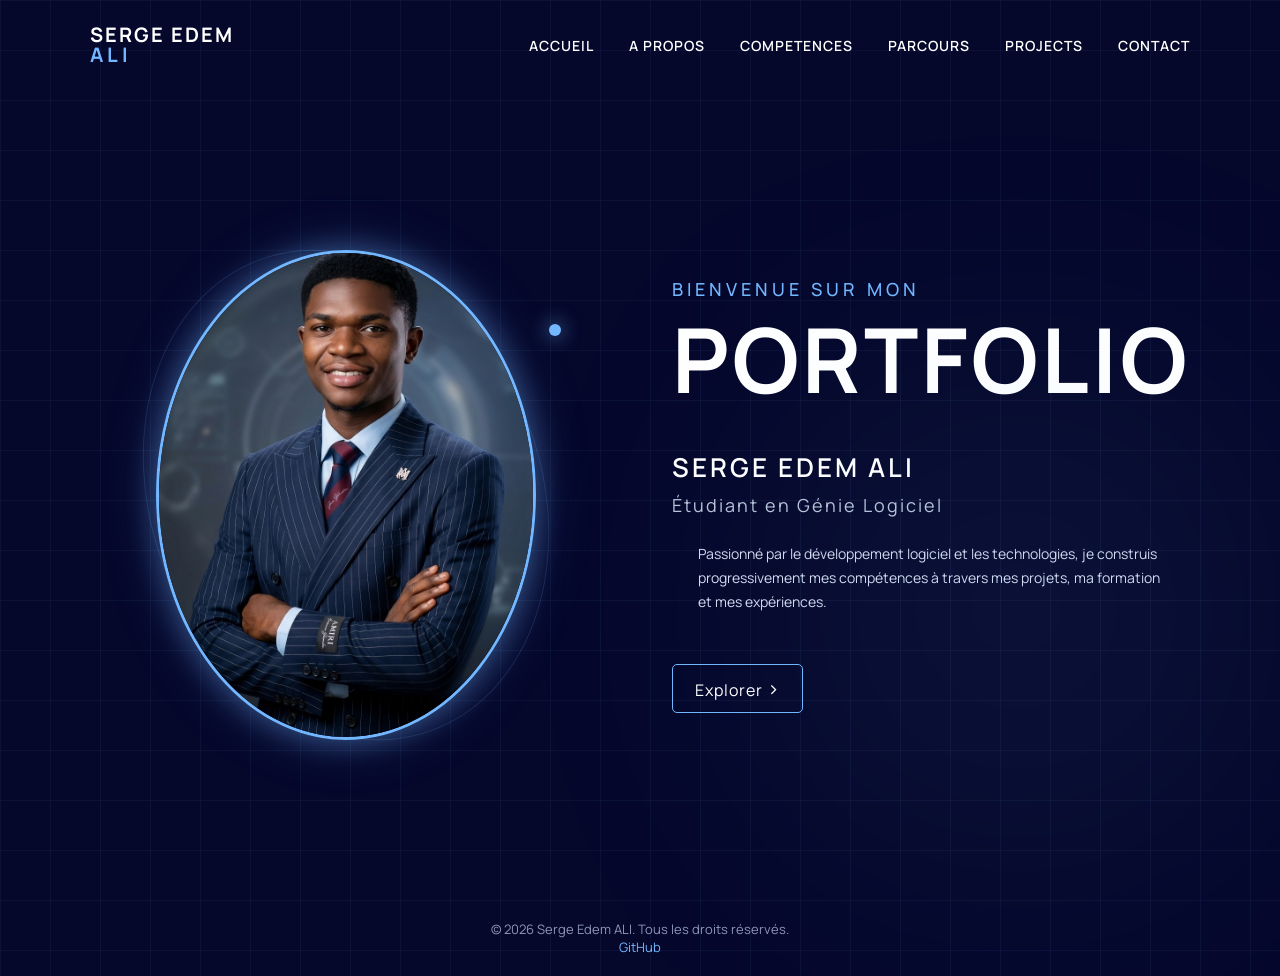
<file: index.html>
<!DOCTYPE html>
<html lang="fr">
    <head>
        <meta charset="utf-8">
        <meta name="viewport" content="width=device-width, initial-scale=1.0">
        <title> Portfolio de Ghost</title>
        <link rel="stylesheet" href="css/style.css">
    </head>
    <body>
        <header>
            <nav class="navbar">
                <div class="identite">
                    <span class="prenom">SERGE EDEM</span>
                    <span class="nom">ALI</span>
                </div>
                <button class="menu-toggle" aria-label="Ouvrir le menu">
                    <span></span>
                    <span></span>
                    <span></span>
                </button>
                <ul class="menu">
                    <li><a href="#index.html">ACCUEIL</a></li>
                    <li><a href="pages/apropos.html">A PROPOS</a></li>
                    <li><a href="pages/competences.html">COMPETENCES</a></li>
                    <li><a href="pages/parcours.html">PARCOURS</a></li>
                    <li><a href="pages/projets.html">PROJECTS</a></li>
                    <li><a href="pages/contact.html">CONTACT</a></li>
                </ul>
            </nav>
        </header>
        <main>
            <section class="hero">
                <div class="hero-content">
                        <div class="photo">
                            <img src="assets/images/ghost.jpg" alt="Serge Edem Ali">
                        </div> 
                    <div class="hero-text">
                        <h2>BIENVENUE SUR MON </h2>
                        <h1>PORTFOLIO</h1>
                        <p class="hero-name">SERGE EDEM ALI</p>
                        <p class="hero-role">Étudiant en Génie Logiciel</p>
                        <p class="hero-description"> Passionné par le développement logiciel et 
                                les technologies, je construis progressivement mes compétences à travers 
                                mes projets, ma formation et mes expériences.
                        </p>
                <!--bouton pour explorer qui conduit directement à la page à propos-->
                        <a href="pages/apropos.html" class="btn-explorer"> Explorer <span>></span></a>
                    </div>
                </div>    
                
            </section>
        </main>
        <footer>
            <p>&copy; 2026 Serge Edem ALI. Tous les droits réservés.</p>
            <a href="https://github.com/Der-Furst-ux" target="_blank" rel="noopener noreferrer">GitHub</a>
        </footer>

        <script src="js/script.js"></script>

    </body>
</html>
</file>
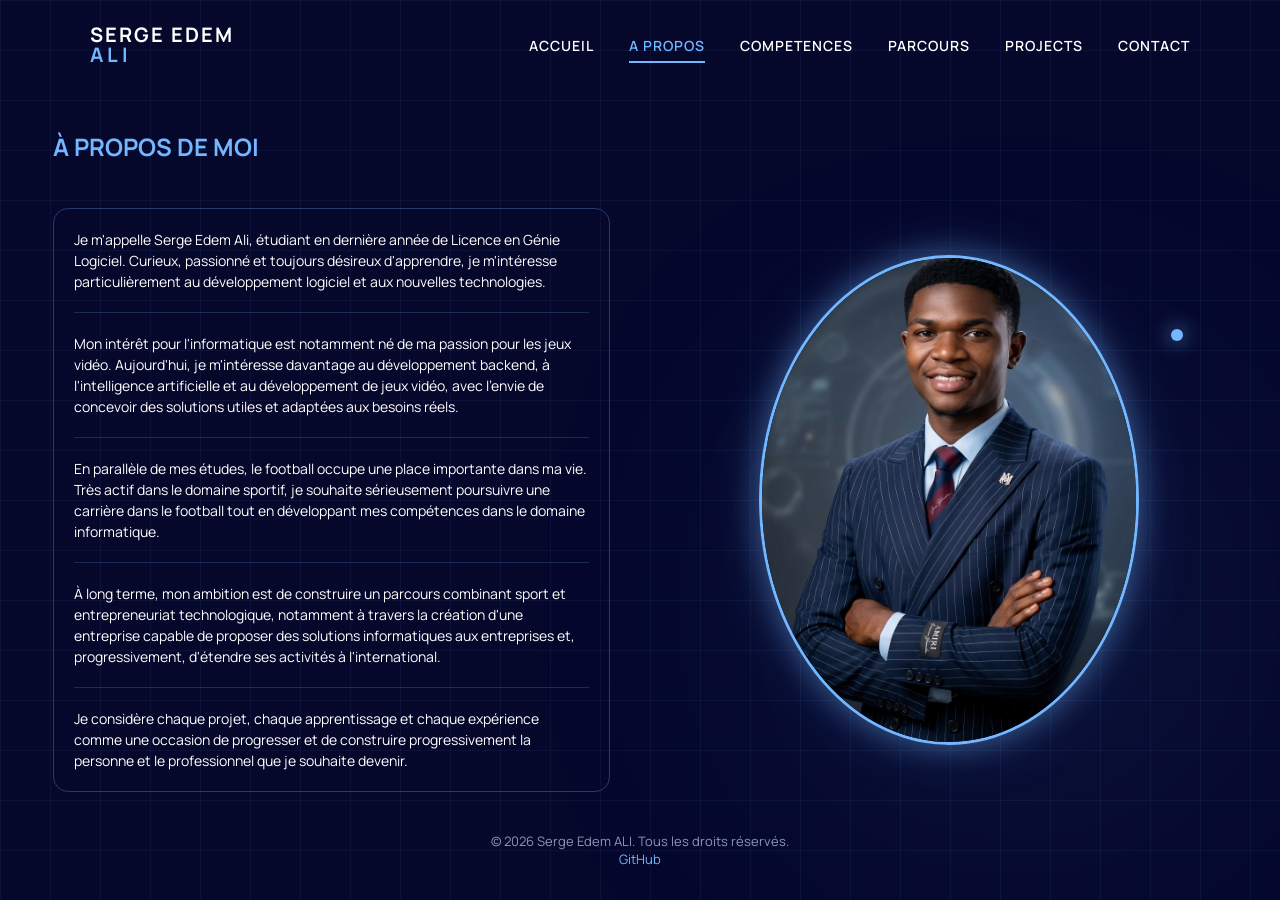
<file: pages/apropos.html>
<!DOCTYPE html>
<html lang="fr">
    <head>
        <meta charset="utf-8">
        <meta name="viewport" content="width=device-width, initial-scale=1.0">
        <title> page descriptive de moi</title>
        <link rel="stylesheet" href="../css/style.css">
    </head>
    <body>
        <header>
            <nav class="navbar">
                <div class="identite">
                    <span class="prenom">SERGE EDEM</span>
                    <span class="nom">ALI</span>
                </div>
                <button class="menu-toggle" aria-label="Ouvrir le menu">
                    <span></span>
                    <span></span>
                    <span></span>
                </button>
                <ul class="menu">
                    <li><a href="../index.html">ACCUEIL</a></li>
                    <li><a href="apropos.html" class="active">A PROPOS</a></li>
                    <li><a href="competences.html">COMPETENCES</a></li>
                    <li><a href="parcours.html">PARCOURS</a></li>
                    <li><a href="projets.html">PROJECTS</a></li>
                    <li><a href="contact.html">CONTACT</a></li>
                </ul>
            </nav>
        </header>
            
            <main>
                <section class="hero-apropos">
                    <h1>À PROPOS DE MOI</h1>
                </section>
                <section class="section-apropos">
                    <div class="me">
                        <div class="texte-apropos">
                            <p>Je m'appelle Serge Edem Ali, étudiant en dernière année de Licence en Génie Logiciel.
                            Curieux, passionné et toujours désireux d'apprendre, je m'intéresse particulièrement 
                            au développement logiciel et aux nouvelles technologies.</p>

                        <p>Mon intérêt pour l'informatique est notamment né de ma passion pour les jeux vidéo.
                            Aujourd'hui, je m'intéresse davantage au développement backend, à l'intelligence 
                            artificielle et au développement de jeux vidéo, avec l'envie de concevoir des solutions
                            utiles et adaptées aux besoins réels.</p>

                        <p>En parallèle de mes études, le football occupe une place importante dans ma vie. Très actif
                            dans le domaine sportif, je souhaite sérieusement poursuivre une carrière dans le football 
                            tout en développant mes compétences dans le domaine informatique.</p>

                        <p>À long terme, mon ambition est de construire un parcours combinant sport et entrepreneuriat 
                            technologique, notamment à travers la création d'une entreprise capable de proposer des solutions 
                            informatiques aux entreprises et, progressivement, d'étendre ses activités à l'international.</p>

                        <p>Je considère chaque projet, chaque apprentissage et chaque expérience comme une occasion de progresser 
                            et de construire progressivement la personne et le professionnel que je souhaite devenir.</p>
                        </div>
                    </div>
                    <div class="photo-serge">
                        <img src="../assets/images/ghost.jpg" alt="Serge Edem Ali">
                    </div>
                </section>
            </main>
        <footer>
            <p>&copy; 2026 Serge Edem ALI. Tous les droits réservés.</p>
            <a href="https://github.com/Der-Furst-ux" target="_blank" rel="noopener noreferrer">GitHub</a>
        </footer>
        <script src="../js/script.js"></script>
    </body>
</html>
</file>
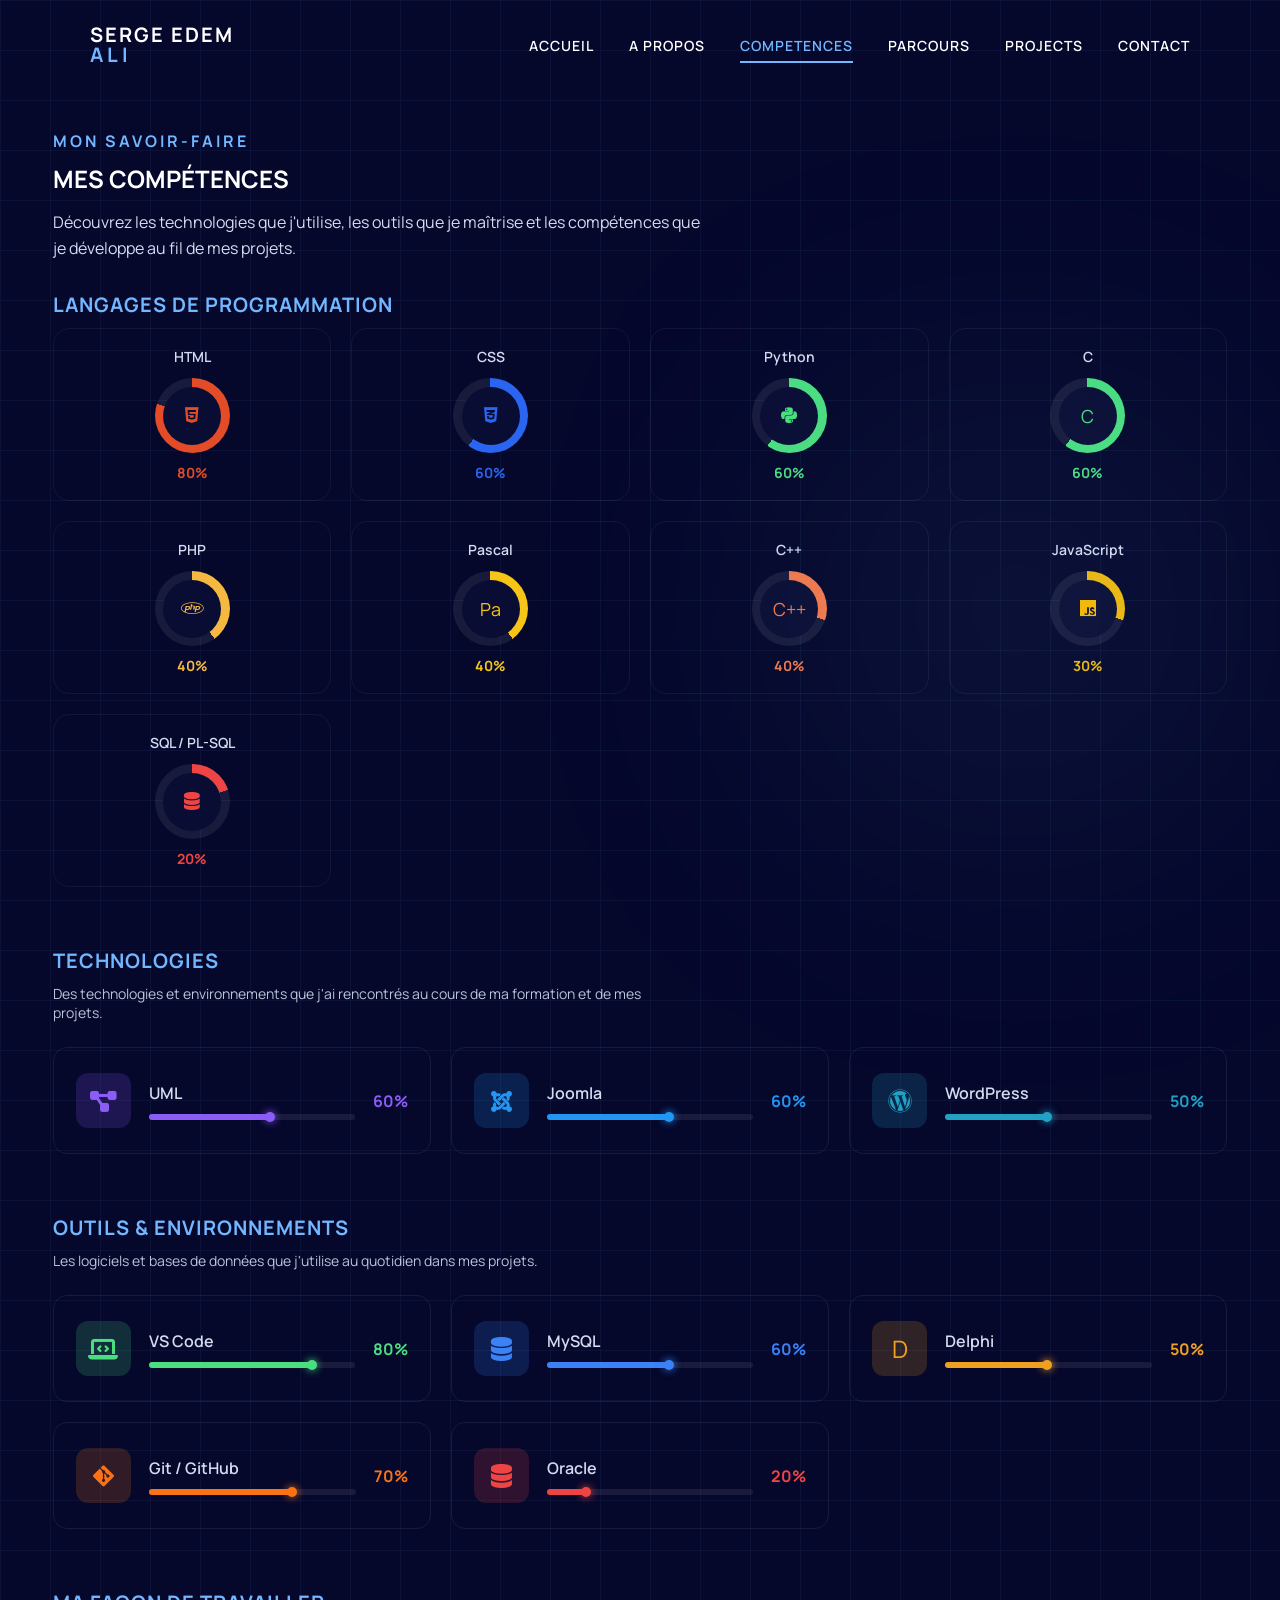
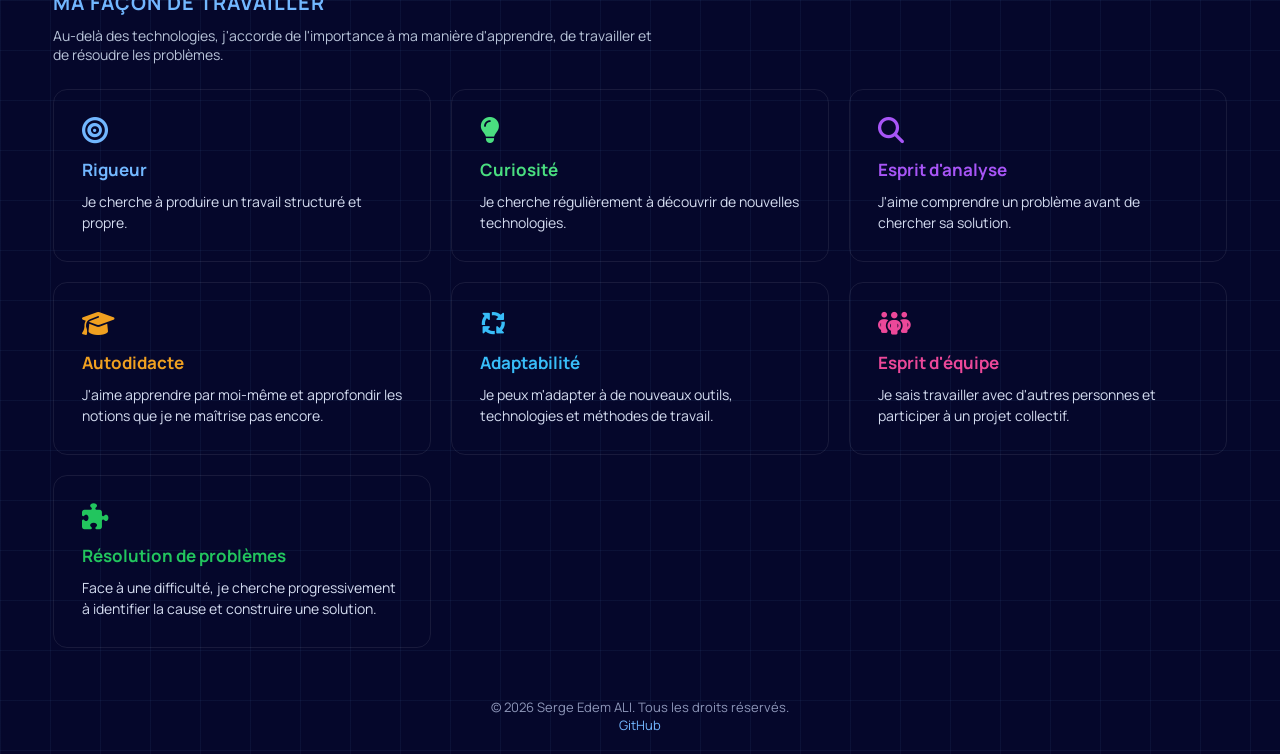
<file: pages/competences.html>
<!DOCTYPE html>
<html lang="fr">
    <head>
        <meta charset="utf-8">
        <meta name="viewport" content="width=device-width, initial-scale=1.0">
        <title> mes competences</title>
        <link rel="stylesheet" href="../css/style.css">
        <link rel="stylesheet" href="https://cdnjs.cloudflare.com/ajax/libs/font-awesome/6.5.1/css/all.min.css">
    </head>
    <body>
        <header>
            <nav class="navbar">
                <div class="identite">
                    <span class="prenom">SERGE EDEM</span>
                    <span class="nom">ALI</span>
                </div>
                <button class="menu-toggle" aria-label="Ouvrir le menu">
                    <span></span>
                    <span></span>
                    <span></span>
                </button>
                    <ul class="menu">
                        <li><a href="../index.html">ACCUEIL</a></li>
                        <li><a href="apropos.html">A PROPOS</a></li>
                        <li><a href="competences.html" class="active">COMPETENCES</a></li>
                        <li><a href="parcours.html">PARCOURS</a></li>
                        <li><a href="projets.html" >PROJECTS</a></li>
                        <li><a href="contact.html">CONTACT</a></li>
                    </ul>
            </nav>
        </header>
        <main>
            <section class="hero-competences">
                <h2>MON SAVOIR-FAIRE</h2>
                <h1>MES COMPÉTENCES</h1>
                <p>
                    Découvrez les technologies que j'utilise, les outils que je maîtrise
                    et les compétences que je développe au fil de mes projets.
                </p>
            </section>

            <!-- LANGAGES DE PROGRAMMATION -->
            <section class="section-stack">
                <h2>LANGAGES DE PROGRAMMATION</h2>
                <div class="competences-container">

                    <div class="competence" style="--accent: #e34c26;">
                        <h3>HTML</h3>
                        <div class="cercle" style="--pourcentage: 80;">
                            <i class="fa-brands fa-html5"></i>
                        </div>
                        <span class="pct">80%</span>
                    </div>

                    <div class="competence" style="--accent: #2965f1;">
                        <h3>CSS</h3>
                        <div class="cercle" style="--pourcentage: 60;">
                            <i class="fa-brands fa-css3-alt"></i>
                        </div>
                        <span class="pct">60%</span>
                    </div>

                    <div class="competence" style="--accent: #4ade80;">
                        <h3>Python</h3>
                        <div class="cercle" style="--pourcentage: 60;">
                            <i class="fa-brands fa-python"></i>
                        </div>
                        <span class="pct">60%</span>
                    </div>

                    <div class="competence" style="--accent: #4ade80;">
                        <h3>C</h3>
                        <div class="cercle" style="--pourcentage: 60;">
                            <span class="logo-c">C</span>
                        </div>
                        <span class="pct">60%</span>
                    </div>

                    <div class="competence" style="--accent: #f5b942;">
                        <h3>PHP</h3>
                        <div class="cercle" style="--pourcentage: 40;">
                            <i class="fa-brands fa-php"></i>
                        </div>
                        <span class="pct">40%</span>
                    </div>

                    <div class="competence" style="--accent: #f5c518;">
                        <h3>Pascal</h3>
                        <div class="cercle" style="--pourcentage: 40;">
                            <span class="logo-c">Pa</span>
                        </div>
                        <span class="pct">40%</span>
                    </div>

                    <div class="competence" style="--accent: #f2784b;">
                        <h3>C++</h3>
                        <div class="cercle" style="--pourcentage: 30;">
                            <span class="logo-c">C++</span>
                        </div>
                        <span class="pct">40%</span>
                    </div>

                    <div class="competence" style="--accent: #f0b90b;">
                        <h3>JavaScript</h3>
                        <div class="cercle" style="--pourcentage: 30;">
                            <i class="fa-brands fa-js"></i>
                        </div>
                        <span class="pct">30%</span>
                    </div>

                    <div class="competence" style="--accent: #ef4444;">
                        <h3>SQL / PL-SQL</h3>
                        <div class="cercle" style="--pourcentage: 20;">
                            <i class="fa-solid fa-database"></i>
                        </div>
                        <span class="pct">20%</span>
                    </div>

                </div>
            </section>

            <!-- TECHNOLOGIES -->
            <section class="section-stack">
                <h2>TECHNOLOGIES</h2>
                <p class="intro-section">Des technologies et environnements que j'ai rencontrés au cours de ma formation et de mes projets.</p>
                <div class="tech-container">

                    <div class="carte-tech" style="--accent: #8b5cf6;">
                        <div class="tech-icone"><i class="fa-solid fa-diagram-project"></i></div>
                        <div class="tech-info">
                            <h3>UML</h3>
                            <div class="barre">
                                <div class="barre-remplie" style="width: 60%;"></div>
                            </div>
                        </div>
                        <span class="tech-pourcentage">60%</span>
                    </div>

                    <div class="carte-tech" style="--accent: #2196f3;">
                        <div class="tech-icone"><i class="fa-brands fa-joomla"></i></div>
                        <div class="tech-info">
                            <h3>Joomla</h3>
                            <div class="barre">
                                <div class="barre-remplie" style="width: 60%;"></div>
                            </div>
                        </div>
                        <span class="tech-pourcentage">60%</span>
                    </div>

                    <div class="carte-tech" style="--accent: #21a1c4;">
                        <div class="tech-icone"><i class="fa-brands fa-wordpress"></i></div>
                        <div class="tech-info">
                            <h3>WordPress</h3>
                            <div class="barre">
                                <div class="barre-remplie" style="width: 50%;"></div>
                            </div>
                        </div>
                        <span class="tech-pourcentage">50%</span>
                    </div>

                </div>
            </section>

            <!-- OUTILS & ENVIRONNEMENTS -->
            <section class="section-stack">
                <h2>OUTILS & ENVIRONNEMENTS</h2>
                <p class="intro-section">Les logiciels et bases de données que j'utilise au quotidien dans mes projets.</p>
                <div class="outils-container">

                    <div class="carte-tech" style="--accent: #4ade80;">
                        <div class="tech-icone"><i class="fa-solid fa-laptop-code"></i></div>
                        <div class="tech-info">
                            <h3>VS Code</h3>
                            <div class="barre">
                                <div class="barre-remplie" style="width: 80%;"></div>
                            </div>
                        </div>
                        <span class="tech-pourcentage">80%</span>
                    </div>

                    <div class="carte-tech" style="--accent: #3b82f6;">
                        <div class="tech-icone"><i class="fa-solid fa-database"></i></div>
                        <div class="tech-info">
                            <h3>MySQL</h3>
                            <div class="barre">
                                <div class="barre-remplie" style="width: 60%;"></div>
                            </div>
                        </div>
                        <span class="tech-pourcentage">60%</span>
                    </div>

                    <div class="carte-tech" style="--accent: #f0a020;">
                        <div class="tech-icone"><span class="logo-c">D</span></div>
                        <div class="tech-info">
                            <h3>Delphi</h3>
                            <div class="barre">
                                <div class="barre-remplie" style="width: 50%;"></div>
                            </div>
                        </div>
                        <span class="tech-pourcentage">50%</span>
                    </div>

                    <div class="carte-tech" style="--accent: #f97316;">
                        <div class="tech-icone"><i class="fa-brands fa-git-alt"></i></div>
                        <div class="tech-info">
                            <h3>Git / GitHub</h3>
                            <div class="barre">
                                <div class="barre-remplie" style="width: 70%;"></div>
                            </div>
                        </div>
                        <span class="tech-pourcentage">70%</span>
                    </div>

                    <div class="carte-tech" style="--accent: #ef4444;">
                        <div class="tech-icone"><i class="fa-solid fa-database"></i></div>
                        <div class="tech-info">
                            <h3>Oracle</h3>
                            <div class="barre">
                                <div class="barre-remplie" style="width: 20%;"></div>
                            </div>
                        </div>
                        <span class="tech-pourcentage">20%</span>
                    </div>

                </div>
            </section>

            <!-- MA FACON DE TRAVAILLER -->
            <section class="section-stack">
                <h2>MA FAÇON DE TRAVAILLER</h2>
                <p class="intro-section">Au-delà des technologies, j'accorde de l'importance à ma manière d'apprendre, de travailler et de résoudre les problèmes.</p>
                <div class="qualites-container">

                    <div class="carte-qualite" style="--accent: #72b7ff;">
                        <i class="fa-solid fa-bullseye"></i>
                        <h3>Rigueur</h3>
                        <p>Je cherche à produire un travail structuré et propre.</p>
                    </div>

                    <div class="carte-qualite" style="--accent: #4ade80;">
                        <i class="fa-solid fa-lightbulb"></i>
                        <h3>Curiosité</h3>
                        <p>Je cherche régulièrement à découvrir de nouvelles technologies.</p>
                    </div>

                    <div class="carte-qualite" style="--accent: #a855f7;">
                        <i class="fa-solid fa-magnifying-glass"></i>
                        <h3>Esprit d'analyse</h3>
                        <p>J'aime comprendre un problème avant de chercher sa solution.</p>
                    </div>

                    <div class="carte-qualite" style="--accent: #f0a020;">
                        <i class="fa-solid fa-graduation-cap"></i>
                        <h3>Autodidacte</h3>
                        <p>J'aime apprendre par moi-même et approfondir les notions que je ne maîtrise pas encore.</p>
                    </div>

                    <div class="carte-qualite" style="--accent: #38bdf8;">
                        <i class="fa-solid fa-arrows-spin"></i>
                        <h3>Adaptabilité</h3>
                        <p>Je peux m'adapter à de nouveaux outils, technologies et méthodes de travail.</p>
                    </div>

                    <div class="carte-qualite" style="--accent: #ec4899;">
                        <i class="fa-solid fa-people-group"></i>
                        <h3>Esprit d'équipe</h3>
                        <p>Je sais travailler avec d'autres personnes et participer à un projet collectif.</p>
                    </div>

                    <div class="carte-qualite" style="--accent: #22c55e;">
                        <i class="fa-solid fa-puzzle-piece"></i>
                        <h3>Résolution de problèmes</h3>
                        <p>Face à une difficulté, je cherche progressivement à identifier la cause et construire une solution.</p>
                    </div>

                </div>
            </section>

</main>
        <footer>
            <p>&copy; 2026 Serge Edem ALI. Tous les droits réservés.</p>
            <a href="https://github.com/Der-Furst-ux" target="_blank" rel="noopener noreferrer">GitHub</a>
        </footer>
        <script src="../js/script.js"></script>
    </body>
</html>
</file>
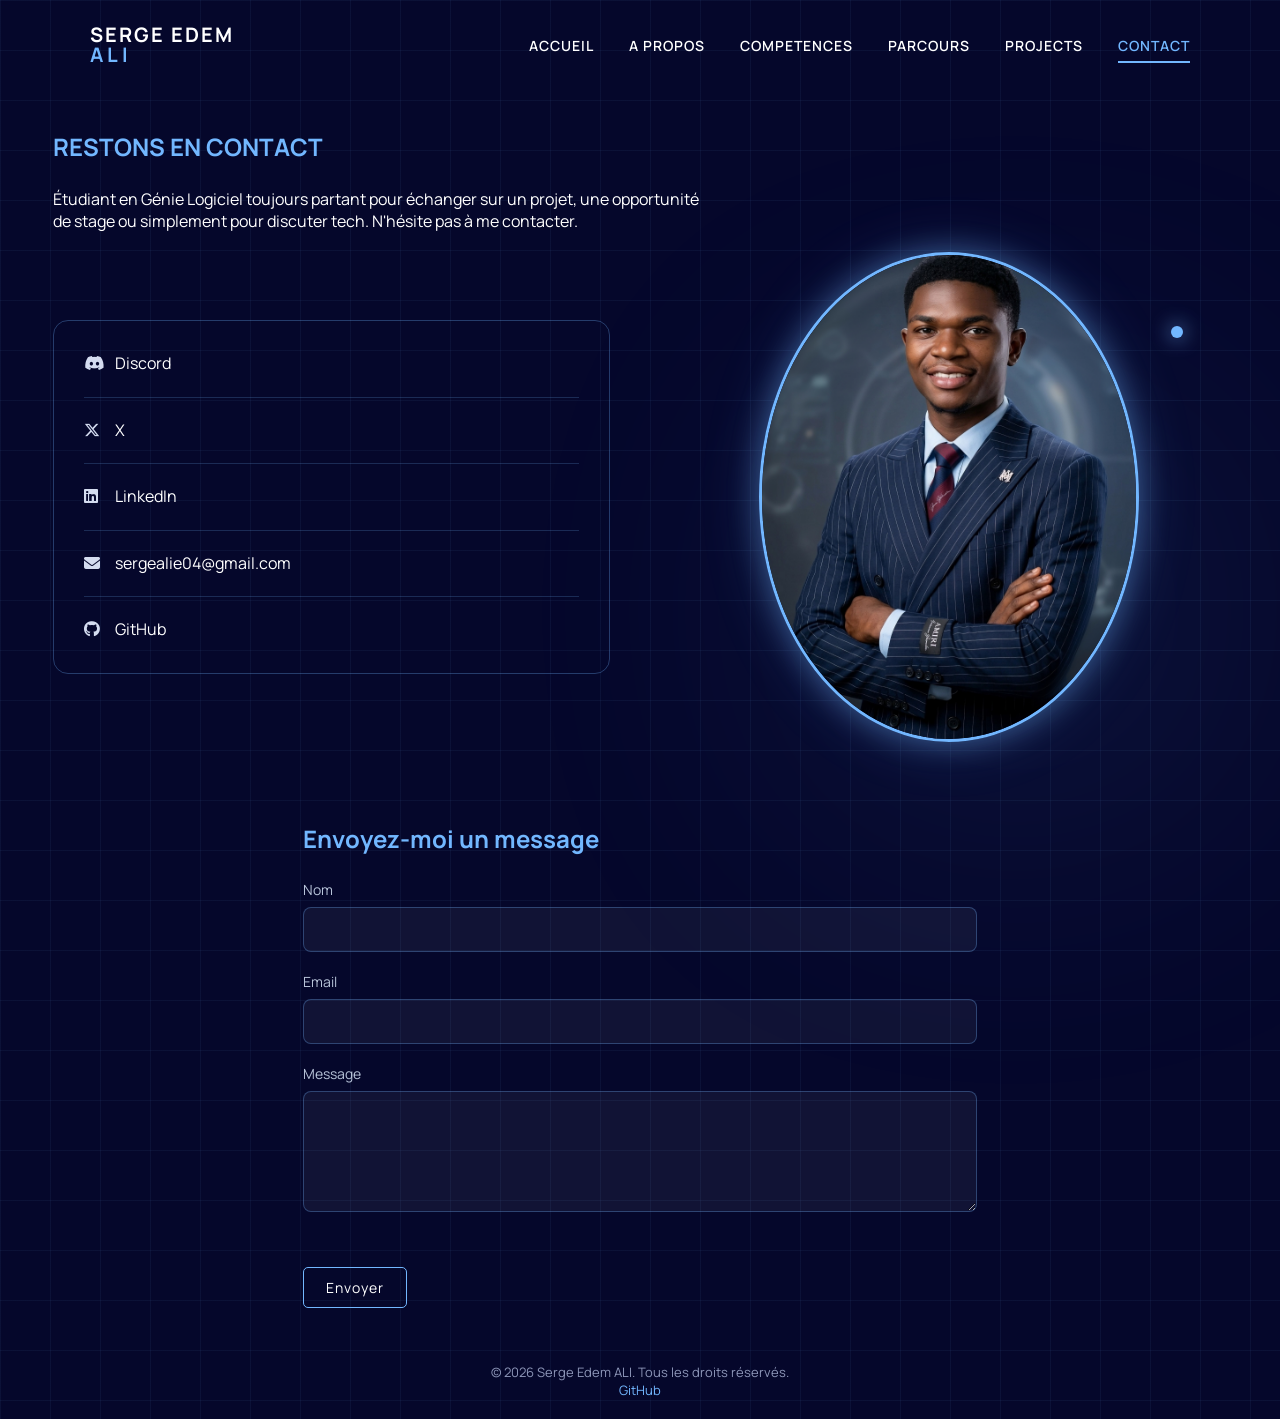
<file: pages/contact.html>
<!DOCTYPE html>
<html lang="fr">
    <head>
        <meta charset="utf-8">
        <meta name="viewport" content="width=device-width, initial-scale=1.0">
        <title> page descriptive de moi</title>
        <link rel="stylesheet" href="../css/style.css">
        <link rel="stylesheet" href="https://cdnjs.cloudflare.com/ajax/libs/font-awesome/6.5.1/css/all.min.css">
    </head>
    <body>
        <header>
            <nav class="navbar">
                <div class="identite">
                    <span class="prenom">SERGE EDEM</span>
                    <span class="nom">ALI</span>
                </div>
                <button class="menu-toggle" aria-label="Ouvrir le menu">
                    <span></span>
                    <span></span>
                    <span></span>
                </button>
                <ul class="menu">
                    <li><a href="../index.html">ACCUEIL</a></li>
                    <li><a href="apropos.html">A PROPOS</a></li>
                    <li><a href="competences.html">COMPETENCES</a></li>
                    <li><a href="parcours.html">PARCOURS</a></li>
                    <li><a href="projets.html">PROJECTS</a></li>
                    <li><a href="contact.html" class="active">CONTACT</a></li>
                </ul>
            </nav>
        </header>
            
            <main>
                <section class="hero-contact">
                    <h1>RESTONS EN CONTACT</h1>
                    <p>
                        Étudiant en Génie Logiciel toujours partant pour échanger sur un projet, 
                        une opportunité de stage ou simplement pour discuter tech. N'hésite pas à me contacter.
                    </p>
                </section>
                <section class="section-contact">
                    <div class="lien">
                        <div class="lien-contact">
                            <a href="#"><i class="fa-brands fa-discord"></i> Discord</a>
                            <a href="#"><i class="fa-brands fa-x-twitter"></i> X</a>
                            <a href="https://www.linkedin.com/in/serge-edem-ali-57932a433?utm_source=share_via&utm_content=profile&utm_medium=member_android" target="_blank" rel="noopener noreferrer"><i class="fa-brands fa-linkedin"></i> LinkedIn</a>
                            <a href="mailto:sergealie04@gmail.com"><i class="fa-solid fa-envelope"></i> sergealie04@gmail.com</a>
                            <a href="https://github.com/Der-Furst-ux" target="_blank" rel="noopener noreferrer"><i class="fa-brands fa-github"></i> GitHub</a>
                        </div>
                    </div>
                    <div class="photo-edem">
                        <img src="../assets/images/ghost.jpg" alt="Serge Edem Ali">
                    </div>
                </section>
                <section class="form-contact">
                    <h2>Envoyez-moi un message</h2>
                    <form id="contactForm">
                        <div class="champ">
                            <label for="nom">Nom</label>
                            <input type="text" id="nom" name="nom" required>
                        </div>
                        <div class="champ">
                            <label for="email">Email</label>
                            <input type="email" id="email" name="email" required>
                        </div>
                        <div class="champ">
                            <label for="message">Message</label>
                            <textarea id="message" name="message" rows="5" required></textarea>
                        </div>
                            <button type="submit" class="btn-explorer">Envoyer</button>
                            <p id="formStatus"></p>
                    </form>
                </section>
            </main>
        <footer>
            <p>&copy; 2026 Serge Edem ALI. Tous les droits réservés.</p>
            <a href="https://github.com/Der-Furst-ux" target="_blank" rel="noopener noreferrer">GitHub</a>
        </footer>
        <script src="../js/script.js"></script>
    </body>
</html>
</file>
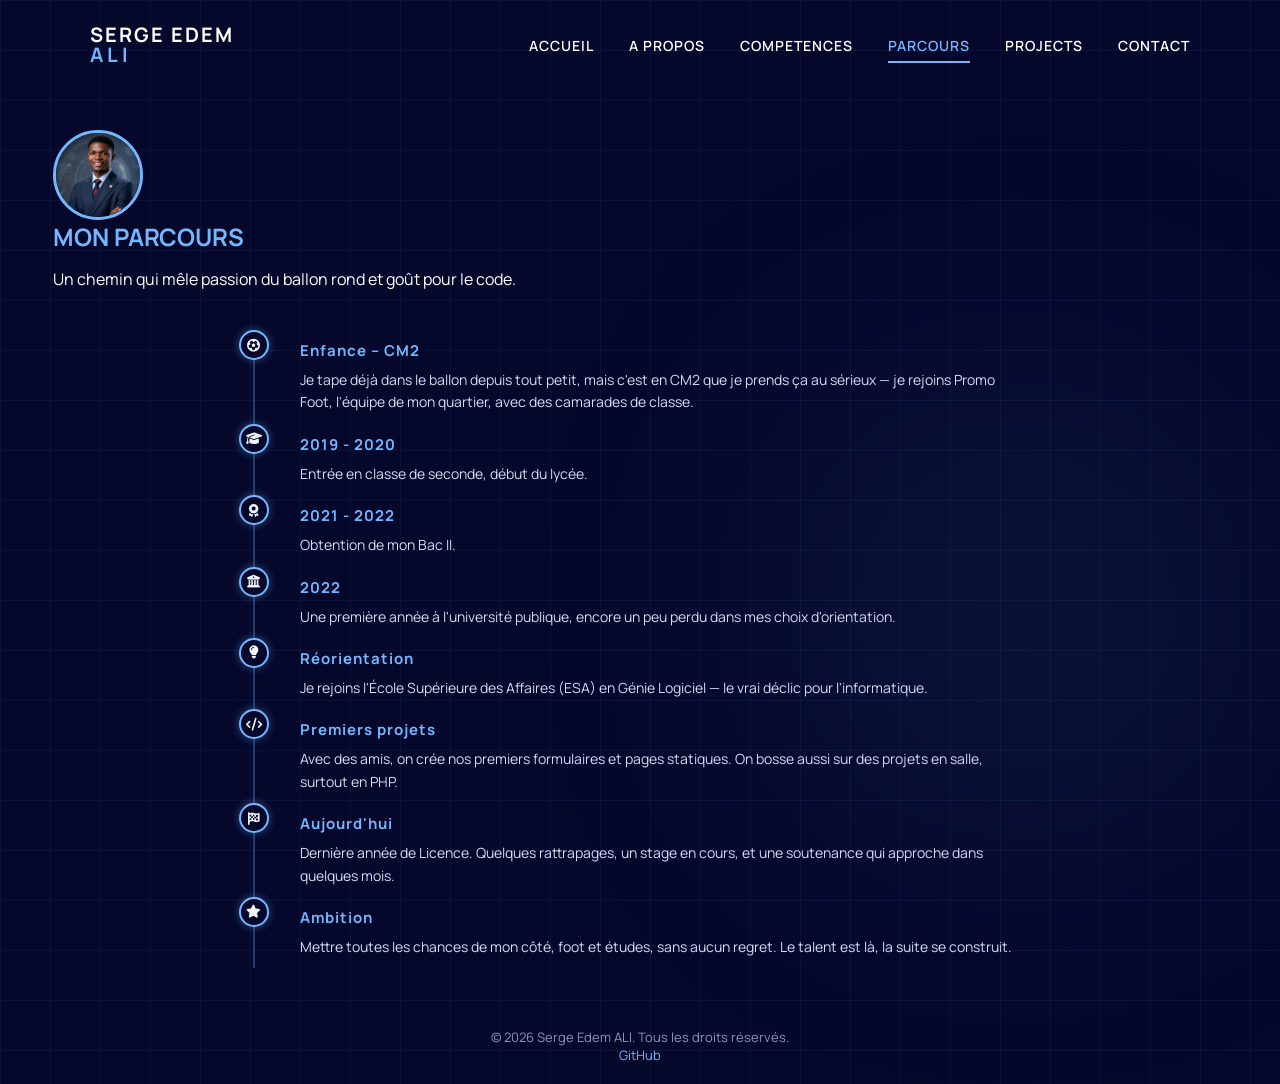
<file: pages/parcours.html>
<!DOCTYPE html>
<html lang="fr">
    <head>
        <meta charset="utf-8">
        <meta name="viewport" content="width=device-width, initial-scale=1.0">
        <title>Mon parcours</title>
        <link rel="stylesheet" href="../css/style.css">
        <link rel="stylesheet" href="https://cdnjs.cloudflare.com/ajax/libs/font-awesome/6.5.1/css/all.min.css">
    </head>
    <body>
        <header>
            <nav class="navbar">
                <div class="identite">
                    <span class="prenom">SERGE EDEM</span>
                    <span class="nom">ALI</span>
                </div>
                <button class="menu-toggle" aria-label="Ouvrir le menu">
                    <span></span>
                    <span></span>
                    <span></span>
                </button>
                <ul class="menu">
                    <li><a href="../index.html">ACCUEIL</a></li>
                    <li><a href="apropos.html">A PROPOS</a></li>
                    <li><a href="competences.html">COMPETENCES</a></li>
                    <li><a href="parcours.html" class="active">PARCOURS</a></li>
                    <li><a href="projets.html">PROJECTS</a></li>
                    <li><a href="contact.html">CONTACT</a></li>
                </ul>
            </nav>
        </header>
        <main>
            <section class="hero-parcours">
                <div class="hero-parcours-top">
                    <img src="../assets/images/ghost.jpg" alt="Serge Edem Ali" class="avatar-parcours">
                </div>
                <h1>MON PARCOURS</h1>
                <p>Un chemin qui mêle passion du ballon rond et goût pour le code.</p>
            </section>
            <section class="section-parcours">
                <div class="timeline">
                    <div class="etape">
                        <div class="point"><i class="fa-solid fa-futbol"></i></div>
                        <div class="contenu-etape">
                            <span class="date">Enfance – CM2</span>
                            <p>Je tape déjà dans le ballon depuis tout petit, mais c'est en CM2 que je prends ça au sérieux — je rejoins Promo Foot, l'équipe de mon quartier, avec des camarades de classe.</p>
                        </div>
                    </div>
                    <div class="etape">
                        <div class="point"><i class="fa-solid fa-graduation-cap"></i></div>
                        <div class="contenu-etape">
                            <span class="date">2019 - 2020</span>
                            <p>Entrée en classe de seconde, début du lycée.</p>
                        </div>
                    </div>
                    <div class="etape">
                        <div class="point"><i class="fa-solid fa-award"></i></div>
                        <div class="contenu-etape">
                            <span class="date">2021 - 2022</span>
                            <p>Obtention de mon Bac II.</p>
                        </div>
                    </div>
                    <div class="etape">
                        <div class="point"><i class="fa-solid fa-building-columns"></i></div>
                        <div class="contenu-etape">
                            <span class="date">2022</span>
                            <p>Une première année à l'université publique, encore un peu perdu dans mes choix d'orientation.</p>
                        </div>
                    </div>
                    <div class="etape">
                        <div class="point"><i class="fa-solid fa-lightbulb"></i></div>
                        <div class="contenu-etape">
                            <span class="date">Réorientation</span>
                            <p>Je rejoins l'École Supérieure des Affaires (ESA) en Génie Logiciel — le vrai déclic pour l'informatique.</p>
                        </div>
                    </div>
                    <div class="etape">
                        <div class="point"><i class="fa-solid fa-code"></i></div>
                        <div class="contenu-etape">
                            <span class="date">Premiers projets</span>
                            <p>Avec des amis, on crée nos premiers formulaires et pages statiques. On bosse aussi sur des projets en salle, surtout en PHP.</p>
                        </div>
                    </div>
                    <div class="etape">
                        <div class="point"><i class="fa-solid fa-flag-checkered"></i></div>
                        <div class="contenu-etape">
                            <span class="date">Aujourd'hui</span>
                            <p>Dernière année de Licence. Quelques rattrapages, un stage en cours, et une soutenance qui approche dans quelques mois.</p>
                        </div>
                    </div>
                    <div class="etape">
                        <div class="point"><i class="fa-solid fa-star"></i></div>
                        <div class="contenu-etape">
                            <span class="date">Ambition</span>
                            <p>Mettre toutes les chances de mon côté, foot et études, sans aucun regret. Le talent est là, la suite se construit.</p>
                        </div>
                    </div>
                </div>
            </section>
        </main>
        <footer>
            <p>&copy; 2026 Serge Edem ALI. Tous les droits réservés.</p>
            <a href="https://github.com/Der-Furst-ux" target="_blank" rel="noopener noreferrer">GitHub</a>
        </footer>
        <script src="../js/script.js"></script>
    </body>
</html>
</file>
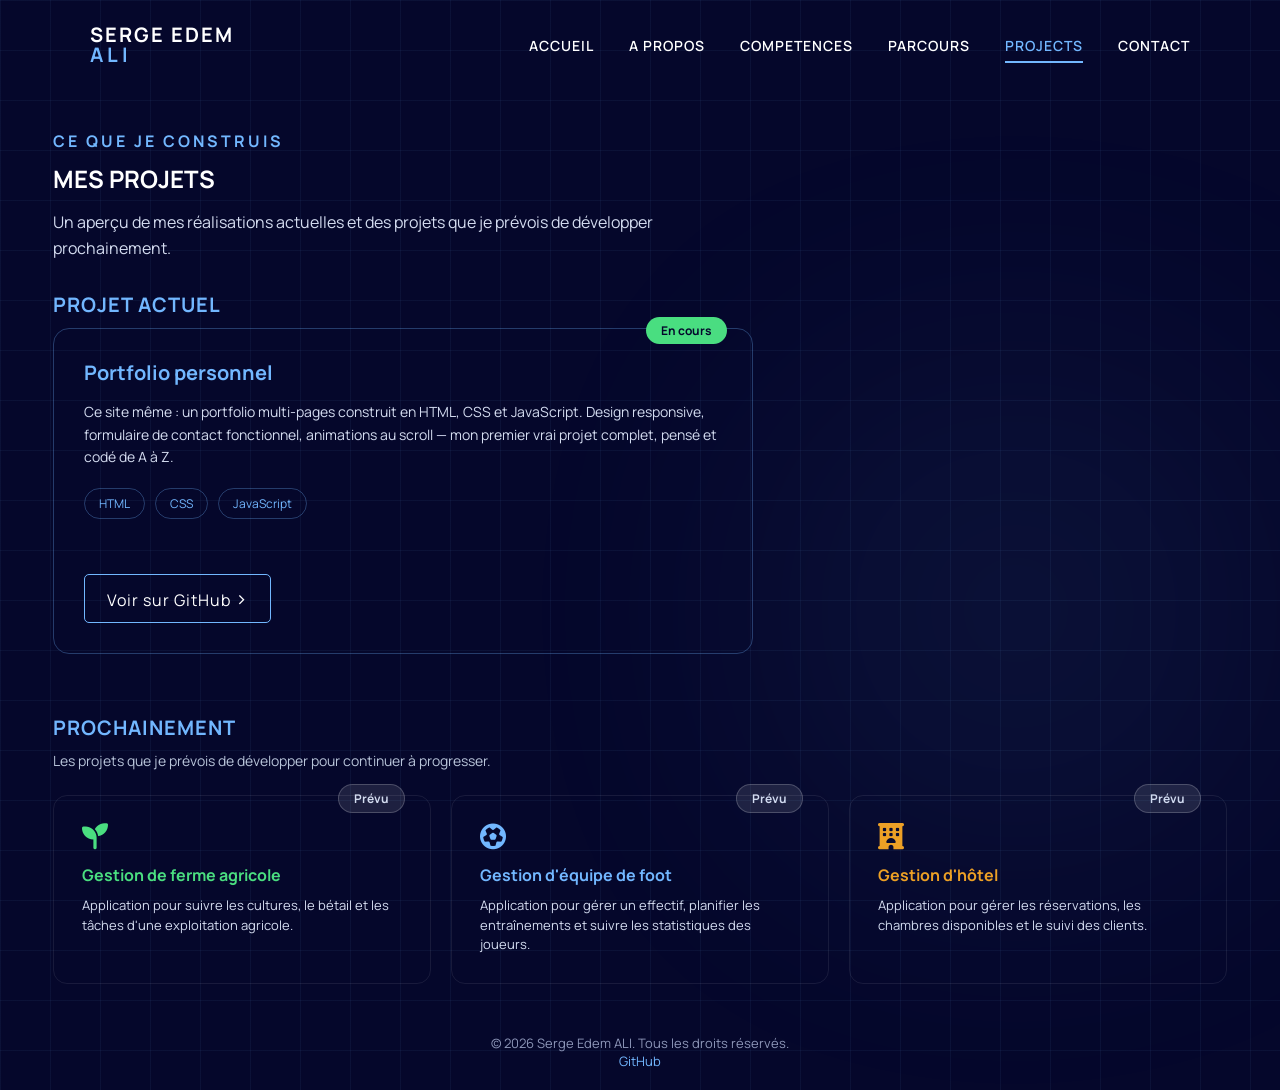
<file: pages/projets.html>
<!DOCTYPE html>
<html lang="fr">
    <head>
        <meta charset="utf-8">
        <meta name="viewport" content="width=device-width, initial-scale=1.0">
        <title>Mes projets</title>
        <link rel="stylesheet" href="../css/style.css">
        <link rel="stylesheet" href="https://cdnjs.cloudflare.com/ajax/libs/font-awesome/6.5.1/css/all.min.css">
    </head>
    <body>
        <header>
            <nav class="navbar">
                <div class="identite">
                    <span class="prenom">SERGE EDEM</span>
                    <span class="nom">ALI</span>
                </div>
                <button class="menu-toggle" aria-label="Ouvrir le menu">
                    <span></span>
                    <span></span>
                    <span></span>
                </button>
                <ul class="menu">
                    <li><a href="../index.html">ACCUEIL</a></li>
                    <li><a href="apropos.html">A PROPOS</a></li>
                    <li><a href="competences.html">COMPETENCES</a></li>
                    <li><a href="parcours.html">PARCOURS</a></li>
                    <li><a href="projets.html" class="active">PROJECTS</a></li>
                    <li><a href="contact.html">CONTACT</a></li>
                </ul>
            </nav>
        </header>

        <main>
            <section class="hero-projets">
                <h2>CE QUE JE CONSTRUIS</h2>
                <h1>MES PROJETS</h1>
                <p>
                    Un aperçu de mes réalisations actuelles et des projets que je prévois
                    de développer prochainement.
                </p>
            </section>

            <!-- PROJET ACTUEL -->
            <section class="section-stack">
                <h2>PROJET ACTUEL</h2>
                <div class="carte-projet">
                    <div class="projet-badge en-cours">En cours</div>
                    <h3>Portfolio personnel</h3>
                    <p>
                        Ce site même : un portfolio multi-pages construit en HTML, CSS et JavaScript.
                        Design responsive, formulaire de contact fonctionnel, animations au scroll —
                        mon premier vrai projet complet, pensé et codé de A à Z.
                    </p>
                    <div class="projet-tags">
                        <span class="tag">HTML</span>
                        <span class="tag">CSS</span>
                        <span class="tag">JavaScript</span>
                    </div>
                    <a href="https://github.com/Der-Furst-ux" target="_blank" rel="noopener noreferrer" class="btn-explorer">
                        Voir sur GitHub <span>></span>
                    </a>
                </div>
            </section>

            <!-- ROADMAP -->
            <section class="section-stack">
                <h2>PROCHAINEMENT</h2>
                <p class="intro-section">Les projets que je prévois de développer pour continuer à progresser.</p>

                <div class="roadmap-container">

                    <div class="carte-roadmap" style="--accent: #4ade80;">
                        <div class="projet-badge prevu">Prévu</div>
                        <i class="fa-solid fa-seedling"></i>
                        <h3>Gestion de ferme agricole</h3>
                        <p>Application pour suivre les cultures, le bétail et les tâches d'une exploitation agricole.</p>
                    </div>

                    <div class="carte-roadmap" style="--accent: #72b7ff;">
                        <div class="projet-badge prevu">Prévu</div>
                        <i class="fa-solid fa-futbol"></i>
                        <h3>Gestion d'équipe de foot</h3>
                        <p>Application pour gérer un effectif, planifier les entraînements et suivre les statistiques des joueurs.</p>
                    </div>

                    <div class="carte-roadmap" style="--accent: #f0a020;">
                        <div class="projet-badge prevu">Prévu</div>
                        <i class="fa-solid fa-hotel"></i>
                        <h3>Gestion d'hôtel</h3>
                        <p>Application pour gérer les réservations, les chambres disponibles et le suivi des clients.</p>
                    </div>

                </div>
            </section>
        </main>

        <footer>
            <p>&copy; 2026 Serge Edem ALI. Tous les droits réservés.</p>
            <a href="https://github.com/Der-Furst-ux" target="_blank" rel="noopener noreferrer">GitHub</a>
        </footer>

        <script src="../js/script.js"></script>
    </body>
</html>
</file>
<file: css/style.css>
@import url('https://fonts.googleapis.com/css2?family=Manrope:wght@400;500;600;700;800&display=swap');

* {
    margin: 0;
    padding: 0;
    box-sizing: border-box;
}

body {
    min-height: 100vh;
    background-color: #05072b;
    color: white;
    font-family: 'Manrope', sans-serif;
    background-image:linear-gradient(rgba(114, 183, 255, 0.06) 1px, transparent 1px),
        linear-gradient(90deg, rgba(114, 183, 255, 0.06) 1px, transparent 1px);
    background-size: 50px 50px;
    position: relative;
    overflow-x: hidden;
}
/*ajout de jeu de lumiere*/

body::after {
    content: "";
    position: fixed;
    width: 400px;
    height: 400px;
    right: 5%;
    bottom: 10%;
    background: #72b7ff;
    border-radius: 50%;
    filter: blur(150px);
    opacity: 0.12;
    pointer-events: none;
}
/* Navbar*/

.navbar {
    display: flex;
    justify-content: space-between;
    align-items: center;
    padding: 25px 7%;
    position: relative;
    z-index: 10;
}
/*identite*/
.identite {
    display: flex;
    flex-direction: column;
    line-height: 1;
    cursor: default;
}

.prenom {
    font-size: 20px;
    font-weight: 700;
    letter-spacing: 2px;
}

.nom {
    font-size: 20px;
    font-weight: 700;
    letter-spacing: 4px;
    color: #72b7ff;
}

/*menu*/

.menu {
    display: flex;
    gap: 35px;
    list-style: none;
}

.menu a {
    color: white;
    text-decoration: none;
    font-size: 14px;
    font-weight: 600;
    transition: 0.3s;
    letter-spacing: 1px;
    padding: 8px 0;
    position: relative;
}

.menu a::after {
    content: "";
    position: absolute;
    left: 0;
    bottom: 0;
    width: 0%;
    height: 2px;
    background-color: #72b7ff;
    transition: width 0.3s;
}
.menu a.active {
    color: #72b7ff;
}

.menu a.active::after {
    width: 100%;
}
/*animation de la ligne sous les element de la navbar*/

.menu a:hover::after {
    width: 100%;
}


.menu a:hover {
    color: #72b7ff;
}

/* le hero*/

.hero {
    display: flex;
    justify-content: center;
    align-items: center;
    min-height: calc(100vh - 90px);
    padding: 50px 7%;
}

.hero-content {
    width: 100%;
    max-width: 1200px;
    display: grid;
    grid-template-columns: 1fr 1fr;
    align-items: center;
    gap: 70px;
}

/*PHOTO*/
.photo{
    position: relative;
    display: flex;
    justify-content: center;
    align-items: center;
}
/*ajout de petit cercle decoratif autour de la photo*/
.photo::before {
    content: "";
    position: absolute;
    width: 390px;
    height: 500px;
    border: 1px solid rgba(114, 183, 255, 0.15);
    border-radius: 50%;
    transform: rotate(-20deg);
    z-index: 0;
}
/*Ajout de petit poin lumineux à cote de la photo*/
.photo::after {
    content: "";
    position: absolute;
    width: 12px;
    height: 12px;
    top: 15%;
    right: 8%;
    background-color: #72b7ff;
    border-radius: 50%;
    box-shadow: 0 0 20px #72b7ff;
    z-index: 2;
}

.photo img{
    width: 380px;
    height: 490px;
    object-fit: cover;
    border-radius: 50%;
    border: 3px solid #72b7ff;
    box-shadow:
        0 0 30px rgba(114, 183, 255, 0.4),
        0 0 60px rgba(114, 183, 255, 0.2);
    position: relative;
    z-index: 1;
}


/*textt*/

.hero-content h2 {
    font-size: 18px;
    font-weight: 500;
    letter-spacing: 4px;
    margin-bottom: 15px;
    color: #72b7ff;
}


.hero-content h1 {
    font-size: clamp(60px, 7vw, 110px);
    font-weight: 700;
    letter-spacing: 3px;
    margin-bottom: 48px;
    line-height: 0.95;
}

/*nom*/
.hero-name {
    margin-bottom: 8px;
    font-size: 26px;
    font-weight: 600;
    letter-spacing: 3px;
}

/*role*/
.hero-role {
    margin-bottom: 25px;
    font-size: 18px;
    font-weight: 400;
    letter-spacing: 2px;
    color: #b8c4d9;
}

/*description*/
.hero-description {
    max-width: 90%;
    font-size: 14px;
    line-height: 1.7;
    color: #d4dcf0;
    margin: 20px auto;
}

/*boutton*/

.btn-explorer{
    display:inline-block;
    align-items: center;
    gap: 12px;
    padding: 10px 22px;
    border: 1px solid #72b7ff;
    color: white;
    text-decoration: none;
    border-radius: 5px;
    margin-top: 30px;
    letter-spacing: 1px;
    transition: 0.3s;
}

.btn-explorer:hover{
    background-color: #72b7ff;
    color: #05072b;
}

.btn-explorer span {
    font-size: 20px;
    transition: transform 0.3s;
}

.btn-explorer:hover span {
    transform: translateX(6px);
}

/*footer*/
footer {
    text-align: center;
    padding: 20px;
    font-size: 13px;
    color: #8d96b8;
}

footer a {
    color: #72b7ff;
    text-decoration: none;
}

/*menu hamburger mobile*/
.menu-toggle {
    display: none;
    width: 35px;
    height: 30px;
    padding: 0;
    background: transparent;
    border: none;
    position: relative;
    z-index: 20;
    font-size: 30px;
    cursor: pointer;
    color: white;
}

.menu-toggle span {
    display: block;
    width: 100%;
    height: 2px;
    background-color: white;
    margin: 6px 0;
    transition: transform 0.3s ease,
                opacity 0.3s ease,
                background-color 0.3s ease;
}
/* RESPONSIVE*/

@media (max-width: 768px) {
    .navbar {
        flex-direction: row;
        justify-content: space-between;
        align-items: center;
        padding: 25px 5%;
    }
    .menu-toggle {
        display: block;
    }
    .menu-toggle.active span:nth-child(1) {
    transform: translateY(8px) rotate(45deg);
    }
    .menu-toggle.active span:nth-child(2) {
    opacity: 0;
    }
    .menu-toggle.active span:nth-child(3) {
    transform: translateY(-8px) rotate(-45deg);
    }
    .menu {
        display: none;
    }
    .menu.menu-open {
    display: flex;
    flex-direction: column;
    align-items: center;
    gap: 25px;
    position: absolute;
    top: 100%;
    left: 0;
    width: 100%;
    padding: 30px 0;
    background-color: #05072b;
    border-top: 1px solid rgba(114, 183, 255, 0.2);
}
/*hero*/

    .hero {
        min-height: auto;
        padding: 60px 5%;
    }

    .hero-content {
        grid-template-columns: 1fr;
        gap: 50px;
    }

    .hero-content h1 {
        font-size: 48px;
        letter-spacing: 3px;
    }

    .hero-description {
        max-width: 90%;
        margin: 20px auto;
        line-height: 1.7;
        font-size: 14px;
    }
/*photo*/

    .photo {
        transform: translate(0, 0);

    }

    .photo img {
        width: 280px;
        height: 350px;
    }

    .photo::before {
        width: 310px;
        height: 370px;
    }

    /*halos*/
    body::before {
        width: 300px;
        height: 300px;
        filter: blur(100px);
    }

    body::after {
        width: 280px;
        height: 280px;
        filter: blur(100px);
    }

}
/* page A propos*/
.hero-apropos {
    max-width: 1200px;
    padding: 40px 1% 0;
    margin: 0 auto;
}
.section-apropos {
    width: 100%;
    max-width: 1200px;
    margin: 0 auto;
    display: grid;
    grid-template-columns: 1fr 1fr;
    align-items: center;
    gap: 60px;
    padding: 20px 1%;
}

.me {
    width: 100%;
}

.hero-apropos {
    margin-bottom: 25px;
    color: #72b7ff;
}

.texte-apropos {
    border: 1px solid rgba(114, 183, 255, 0.3);
    border-radius: 15px;
    padding: 20px;
}

.texte-apropos p {
    padding-bottom: 20px;
    margin-bottom: 20px;
    border-bottom: 1px solid rgba(114, 183, 255, 0.2);
    font-size: 14px;
    line-height: 1.5;
}

.texte-apropos p:last-child {
    border-bottom: none;
    margin-bottom: 0;
    padding-bottom: 0;
}

.photo-serge {
    position: relative;
    display: flex;
    justify-content: center;
    align-items: center;
}

.photo-serge img {
    width: 380px;
    height: 490px;
    object-fit: cover;
    border-radius: 50%;
    border: 3px solid #72b7ff;
    box-shadow:
        0 0 30px rgba(114, 183, 255, 0.4),
        0 0 60px rgba(114, 183, 255, 0.2);
    position: relative;
    z-index: 1;
}

.photo-serge::after {
    content: "";
    position:absolute;
    width: 12px;
    height: 12px;
    top: 15%;
    right: 8%;
    background-color: #72b7ff;
    border-radius: 50%;
    box-shadow: 0 0 20px #72b7ff;
    z-index: 2;
}

@media (max-width: 768px) {
    .section-apropos {
        grid-template-columns: 1fr;
        gap: 30px;
    }
    .me{
        order: 1;
    }
    .photo-serge img{
        width:280px;
        height: 350px;
    }
    .photo-serge::before {
        width:310px;
        height: 370px;
    }
    .photo-serge{
        display: flex;
        justify-content: center;
        order: 2;
    }
}   

/*page contact*/

.hero-contact{
    max-width: 1200px;
    padding: 40px 1% 0;
    margin: 0 auto;
}

.section-contact {
    width: 100%;
    max-width: 1200px;
    margin: 0 auto;
    display: grid;
    grid-template-columns: 1fr 1fr;
    align-items: center;
    gap: 60px;
    padding: 20px 1%;
}

.lien {
    width: 100%;
    border: 1px solid rgba(114, 183, 255, 0.3);
    border-radius: 15px;
    padding: 30px;
}

.hero-contact h1{
    margin-bottom: 25px;
    color: #72b7ff;
}

.hero-contact p {
    max-width: 650px;
}

.photo-edem {
    position: relative;
    display: flex;
    justify-content: center;
    align-items: center;
}

.lien-contact a {
    display: block;
    padding-bottom: 20px;
    margin-bottom: 20px;
    border-bottom: 1px solid rgba(114, 183, 255, 0.2);
    font-size: 16px;
    line-height: 1.6;
    color: white;
    text-decoration: none;
}

.lien-contact a:last-child {
    border-bottom: none;
    margin-bottom: 0;
    padding-bottom: 0;
}

.lien-contact a i {
    color:#d4dcf0;
    margin-right: 10px;
    width: 18px;
}

.photo-edem img {
    width: 380px;
    height: 490px;
    object-fit: cover;
    border-radius: 50%;
    border: 3px solid #72b7ff;
    box-shadow:
        0 0 30px rgba(114, 183, 255, 0.4),
        0 0 60px rgba(114, 183, 255, 0.2);
    position: relative;
    z-index: 1;
}

.photo-edem::after {
    content: "";
    position:absolute;
    width: 12px;
    height: 12px;
    top: 15%;
    right: 8%;
    background-color: #72b7ff;
    border-radius: 50%;
    box-shadow: 0 0 20px #72b7ff;
    z-index: 2;
}

/* Formulaire de contact */
button.btn-explorer {
    background: transparent;
    cursor: pointer;
    font-family: 'Manrope', sans-serif;
    font-size: 14px;
    letter-spacing: 1px;
}
.form-contact {
    max-width: 700px;
    margin: 40px auto 0;
    padding: 20px 1%;
}

.form-contact h2 {
    margin-bottom: 25px;
    color: #72b7ff;
}

.champ {
    margin-bottom: 20px;
}

.champ label {
    display: block;
    margin-bottom: 8px;
    font-size: 14px;
    color: #b8c4d9;
}

.champ input,
.champ textarea {
    width: 100%;
    padding: 12px 15px;
    background-color: rgba(255, 255, 255, 0.05);
    border: 1px solid rgba(114, 183, 255, 0.3);
    border-radius: 8px;
    color: white;
    font-family: 'Manrope', sans-serif;
    font-size: 14px;
}


.champ input:focus,
.champ textarea:focus {
    outline: none;
    border-color: #72b7ff;
}

#formStatus {
    margin-top: 15px;
    font-size: 14px;
    color: #72b7ff;
}

@media (max-width: 768px) {
    .section-contact {
        grid-template-columns: 1fr;
        gap: 30px;
    }
    .lien {
        order: 1;
    }
    .photo-edem{
        display: flex;
        justify-content: center;
        order: 2;
    }
    .photo-edem::before{
        width: 310px;
        height: 370px;
    }
    .photo-edem img{
        width:280px;
        height: 350px;
    }
    
}   

/* Page parcours */
.hero-parcours {
    max-width: 1200px;
    padding: 40px 1% 0;
    margin: 0 auto;
}

.hero-parcours-top {
    display: flex;
    align-items: center;
    gap: 20px;
}

.avatar-parcours {
    width: 90px;
    height: 90px;
    border-radius: 50%;
    object-fit: cover;
    object-position: top;
    border: 3px solid #72b7ff;
    flex-shrink: 0;
}

.hero-parcours h1 {
    margin-bottom: 15px;
    color: #72b7ff;
}

.section-parcours {
    max-width: 800px;
    margin: 0 auto;
    padding: 40px 1%;
}

.timeline {
    position: relative;
    padding-left: 30px;
    border-left: 2px solid rgba(114, 183, 255, 0.3);
}

.etape {
    opacity: 0;
    transform:translateY(20px);
    transition: opacity 0.6s ease, transform 0.6s ease;
}
.etape.visible {
    opacity: 1;
    transform: translateY(0);
}

.etape:last-child {
    margin-bottom: 0;
}

.point {
    position: absolute;
    left: -46px;
    top: 0;
    width: 30px;
    height: 30px;
    background-color: #05072b;
    border: 2px solid #72b7ff;
    border-radius: 50%;
    display: flex;
    align-items: center;
    justify-content: center;
    font-size: 13px;
    color: #f1f3f6;
    box-shadow: 0 0 10px rgba(114, 183, 255, 0.4);
}

.contenu-etape .date {
    display: block;
    font-weight: 700;
    color: #72b7ff;
    margin-bottom: 8px;
    font-size: 15px;
    letter-spacing: 1px;
}

.contenu-etape p {
    font-size: 14px;
    line-height: 1.6;
    color: #d4dcf0;
}

.contenu-etape {
    border-radius: 10px;
    padding: 10px 15px;
    transition: background 0.3s ease, box-shadow 0.3s ease, transform 0.3s ease;
}

.etape:hover .contenu-etape {
    background: rgba(114, 183, 255, 0.08);
    box-shadow: 0 0 20px rgba(114, 183, 255, 0.4);
    transform: scale(1.02);
}


@media (max-width: 768px) {
    .section-parcours {
        padding: 30px 5%;
    }
}

/* ==================== PAGE COMPETENCES ==================== */

.hero-competences {
    max-width: 1200px;
    padding: 40px 1% 0;
    margin: 0 auto;
}

.hero-competences h2 {
    font-size: 16px;
    letter-spacing: 3px;
    color: #72b7ff;
    margin-bottom: 10px;
}

.hero-competences h1 {
    margin-bottom: 15px;
}

.hero-competences p {
    max-width: 650px;
    color: #d4dcf0;
    line-height: 1.6;
}

.section-stack {
    max-width: 1200px;
    margin: 0 auto;
    padding: 30px 1%;
}

.section-stack > h2 {
    color: #72b7ff;
    font-size: 20px;
    margin-bottom: 10px;
    letter-spacing: 1px;
}

.intro-section {
    color: #b8c4d9;
    font-size: 14px;
    margin-bottom: 25px;
    max-width: 600px;
}

/* ---------- CERCLES (langages) ---------- */

.competences-container {
    display: grid;
    grid-template-columns: repeat(4, 1fr);
    gap: 20px;
    text-align: center;
}

.competence {
    padding: 18px 10px;
    border-radius: 16px;
    border: 1px solid rgba(255, 255, 255, 0.06);
    transition: background 0.3s ease, transform 0.3s ease, box-shadow 0.3s ease;
}

.competence:hover {
    background: rgba(255, 255, 255, 0.04);
    transform: translateY(-5px);
    box-shadow: 0 0 20px color-mix(in srgb, var(--accent) 40%, transparent);
}

.competence h3 {
    font-size: 14px;
    color: #d4dcf0;
    font-weight: 600;
    margin-bottom: 12px;
}

.cercle {
    width: 75px;
    height: 75px;
    border-radius: 50%;
    margin: 0 auto;
    display: flex;
    align-items: center;
    justify-content: center;
    position: relative;
    background: conic-gradient(
        var(--accent) calc(var(--pourcentage) * 1%),
        rgba(255, 255, 255, 0.08) 0
    );
}

.cercle::before {
    content: "";
    position: absolute;
    width: 58px;
    height: 58px;
    border-radius: 50%;
    background-color: #0a0d33;
}

.cercle i,
.cercle .logo-c {
    position: relative;
    z-index: 1;
    font-size: 18px;
    color: var(--accent);
}

.pct {
    display: block;
    margin-top: 10px;
    font-size: 14px;
    font-weight: 700;
    color: var(--accent);
}

/* ---------- CARTES A BARRE (technologies / outils) ---------- */

.tech-container,
.outils-container {
    display: grid;
    grid-template-columns: repeat(3, 1fr);
    gap: 20px;
}

.carte-tech {
    display: flex;
    align-items: center;
    gap: 18px;
    border: 1px solid rgba(255, 255, 255, 0.08);
    border-radius: 14px;
    padding: 25px 22px;
    transition: background 0.3s ease, transform 0.3s ease, box-shadow 0.3s ease;
}

.carte-tech:hover {
    background: rgba(255, 255, 255, 0.04);
    transform: translateY(-4px);
    box-shadow: 0 0 20px color-mix(in srgb, var(--accent) 35%, transparent);
}

.tech-icone {
    width: 55px;
    height: 55px;
    flex-shrink: 0;
    border-radius: 12px;
    background: color-mix(in srgb, var(--accent) 18%, transparent);
    display: flex;
    align-items: center;
    justify-content: center;
    font-size: 24px;
    color: var(--accent);
}

.tech-info {
    flex: 1;
}

.tech-info h3 {
    font-size: 16px;
    color: #d4dcf0;
    margin-bottom: 10px;
    font-weight: 600;
}

.barre {
    position: relative;
    width: 100%;
    height: 6px;
    background-color: rgba(255, 255, 255, 0.08);
    border-radius: 10px;
}

.barre-remplie {
    height: 100%;
    border-radius: 10px;
    background-color: var(--accent);
    position: relative;
}

.barre-remplie::after {
    content: "";
    position: absolute;
    right: -3px;
    top: 50%;
    transform: translateY(-50%);
    width: 10px;
    height: 10px;
    border-radius: 50%;
    background-color: var(--accent);
    box-shadow: 0 0 8px var(--accent);
}

.tech-pourcentage {
    font-size: 16px;
    font-weight: 700;
    color: var(--accent);
    flex-shrink: 0;
}

/* ---------- CARTES QUALITES ---------- */

.qualites-container {
    display: grid;
    grid-template-columns: repeat(3, 1fr);
    gap: 20px;
}

.carte-qualite {
    border: 1px solid rgba(255, 255, 255, 0.08);
    border-radius: 14px;
    padding: 28px;
    transition: background 0.3s ease, transform 0.3s ease, box-shadow 0.3s ease;
}

.carte-qualite:hover {
    background: rgba(255, 255, 255, 0.04);
    transform: translateY(-5px);
    box-shadow: 0 0 20px color-mix(in srgb, var(--accent) 35%, transparent);
}

.carte-qualite i {
    font-size: 26px;
    color: var(--accent);
    margin-bottom: 14px;
    display: block;
}

.carte-qualite h3 {
    color: var(--accent);
    font-size: 17px;
    margin-bottom: 10px;
}

.carte-qualite p {
    font-size: 14px;
    color: #d4dcf0;
    line-height: 1.5;
}

/* ---------- RESPONSIVE ---------- */

@media (max-width: 900px) {
    .competences-container,
    .tech-container,
    .outils-container,
    .qualites-container {
        grid-template-columns: repeat(2, 1fr);
    }
}

@media (max-width: 500px) {
    .competences-container,
    .tech-container,
    .outils-container,
    .qualites-container {
        grid-template-columns: 1fr;
    }

    .cercle {
        width: 90px;
        height: 90px;
    }

    .cercle::before {
        width: 68px;
        height: 68px;
    }

    .carte-tech {
        flex-wrap: wrap;
    }
}

/* ==================== PAGE PROJETS ==================== */

.hero-projets {
    max-width: 1200px;
    padding: 40px 1% 0;
    margin: 0 auto;
}

.hero-projets h2 {
    font-size: 16px;
    letter-spacing: 3px;
    color: #72b7ff;
    margin-bottom: 10px;
}

.hero-projets h1 {
    margin-bottom: 15px;
}

.hero-projets p {
    max-width: 650px;
    color: #d4dcf0;
    line-height: 1.6;
}

/* Projet actuel */
.carte-projet {
    position: relative;
    border: 1px solid rgba(114, 183, 255, 0.3);
    border-radius: 16px;
    padding: 30px;
    max-width: 700px;
    transition: background 0.3s ease, transform 0.3s ease, box-shadow 0.3s ease;
}
.carte-projet:hover {
    background: rgba(114, 183, 255, 0.05);
    transform: translateY(-5px);
    box-shadow: 0 0 25px rgba(114, 183, 255, 0.3);
}

.carte-projet h3 {
    font-size: 20px;
    color: #72b7ff;
    margin-bottom: 15px;
}

.carte-projet p {
    font-size: 14px;
    line-height: 1.6;
    color: #d4dcf0;
    margin-bottom: 20px;
}

.projet-tags {
    display: flex;
    gap: 10px;
    flex-wrap: wrap;
    margin-bottom: 25px;
}

.tag {
    padding: 6px 14px;
    border: 1px solid rgba(114, 183, 255, 0.3);
    border-radius: 20px;
    font-size: 12px;
    color: #72b7ff;
}

.projet-badge {
    position: absolute;
    top: -12px;
    right: 25px;
    padding: 5px 15px;
    border-radius: 20px;
    font-size: 12px;
    font-weight: 700;
}

.projet-badge.en-cours {
    background-color: #4ade80;
    color: #05072b;
}

.projet-badge.prevu {
    background-color: rgba(255, 255, 255, 0.1);
    color: #d4dcf0;
    border: 1px solid rgba(255, 255, 255, 0.2);
}

/* Roadmap */
.roadmap-container {
    display: grid;
    grid-template-columns: repeat(3, 1fr);
    gap: 20px;
}

.carte-roadmap {
    position: relative;
    border: 1px solid rgba(255, 255, 255, 0.08);
    border-radius: 14px;
    padding: 28px;
    transition: background 0.3s ease, transform 0.3s ease, box-shadow 0.3s ease;
}

.carte-roadmap:hover {
    background: rgba(255, 255, 255, 0.04);
    transform: translateY(-5px);
    box-shadow: 0 0 20px color-mix(in srgb, var(--accent) 35%, transparent);
}

.carte-roadmap i {
    font-size: 26px;
    color: var(--accent);
    margin-bottom: 14px;
    display: block;
}

.carte-roadmap h3 {
    color: var(--accent);
    font-size: 16px;
    margin-bottom: 10px;
}

.carte-roadmap p {
    font-size: 13px;
    color: #d4dcf0;
    line-height: 1.5;
}

@media (max-width: 900px) {
    .roadmap-container {
        grid-template-columns: repeat(2, 1fr);
    }
}

@media (max-width: 600px) {
    .roadmap-container {
        grid-template-columns: 1fr;
    }
    .carte-projet {
        padding: 22px;
    }
}
</file>
